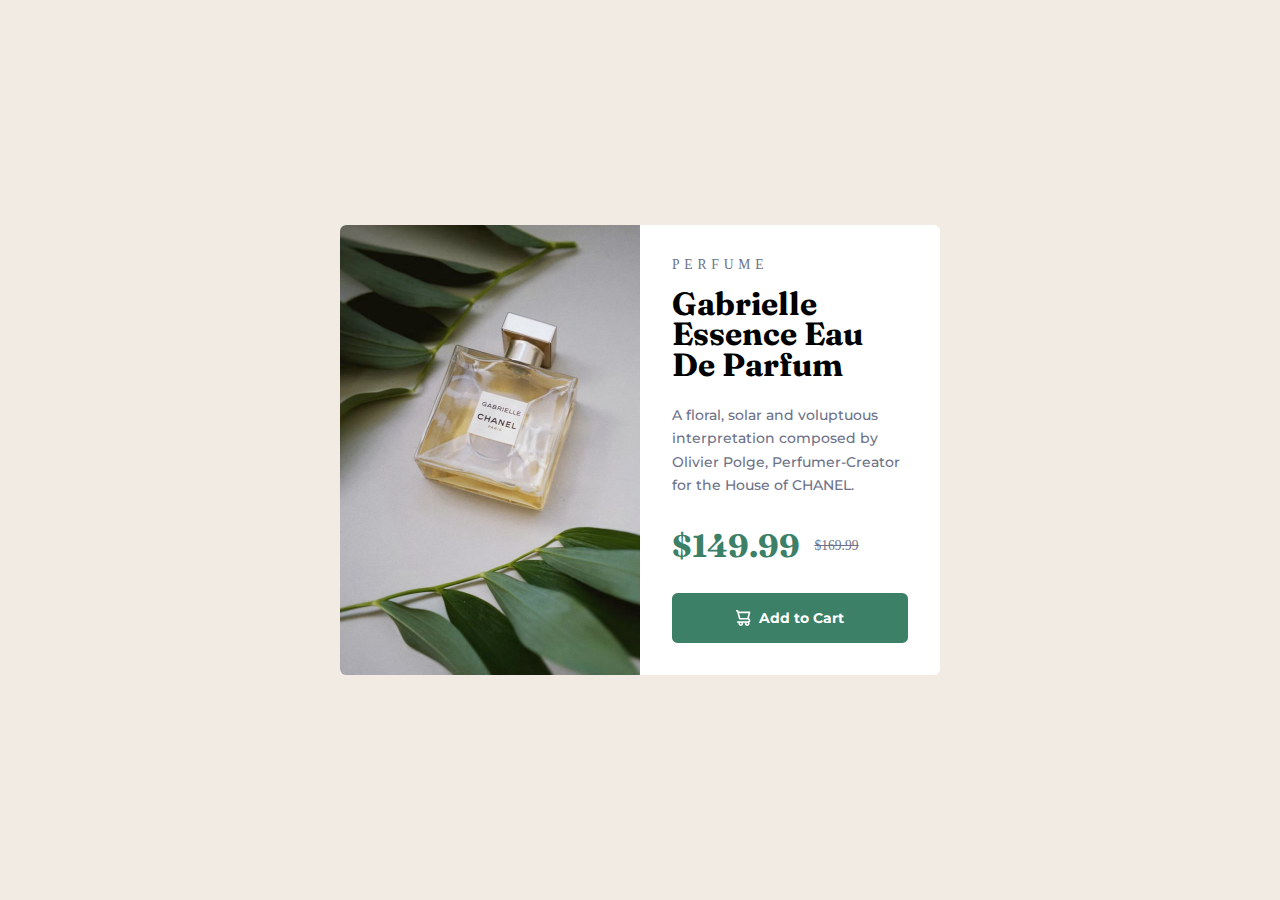
<file: index.html>
<!DOCTYPE html>
<html lang="en">

<head>
    <meta charset="UTF-8">
    <meta http-equiv="X-UA-Compatible" content="IE=edge">
    <meta name="viewport" content="width=device-width, initial-scale=1.0">
    <title>Gabrielle Essence Eau De Parfum </title>
    <link rel="stylesheet" href="./mainPage.css">
    <link rel="preconnect" href="https://fonts.googleapis.com">
    <link rel="preconnect" href="https://fonts.gstatic.com" crossorigin>
    <link
        href="https://fonts.googleapis.com/css2?family=Fraunces:opsz,wght@9..144,700&family=Montserrat:wght@500;700&display=swap"
        rel="stylesheet">
</head>

<body>
    <main>
        <section class="section section--main" aria-label="perfume purchase item">
            <div class="block block--main-image" role="img" aria-label="picture of perfume bottle"></div>
            <div class="block block--information">
                <h1 class="heading">Gabrielle Essence Eau De Parfum</h1>
                <h2 class="subHeading">PERFUME</h2>
                <p class="paragraph">A floral, solar and voluptuous interpretation composed by Olivier Polge,
                    Perfumer-Creator for the House of CHANEL.</p>
                <div class="block block--pricing">
                    <ins class="block__price">$149.99</ins>
                    <del class="block__originalPrice">$169.99</del>
                </div>
                <button class="button">
                    <svg width="15" aria-hidden="true" height="16" viewBox="0 0 15 16" fill="none"
                        xmlns="http://www.w3.org/2000/svg">
                        <path fill-rule="evenodd" clip-rule="evenodd"
                            d="M12.8649 8.1664C13.7779 8.52626 14.3794 9.40635 14.3831 10.3878C14.381 11.2088 13.9589 11.9716 13.2644 12.4094C13.4723 12.7661 13.5825 13.1712 13.584 13.584C13.5914 14.5429 13.0268 15.4139 12.1485 15.7985C11.2701 16.1831 10.2471 16.0073 9.54753 15.3516C8.84795 14.6959 8.60643 13.6863 8.93348 12.785H7.0477C7.40887 13.78 7.07458 14.8942 6.22528 15.5261C5.37597 16.158 4.21274 16.158 3.36344 15.5261C2.51413 14.8942 2.17985 13.78 2.54101 12.785H1.59812C1.15681 12.785 0.799059 12.4272 0.799059 11.9859C0.799059 11.5446 1.15681 11.1868 1.59812 11.1868H11.9859C12.4272 11.1868 12.785 10.8291 12.785 10.3878C12.785 9.94648 12.4272 9.58873 11.9859 9.58873H3.76357C3.39211 9.60145 3.06093 9.35638 2.96451 8.99742L0.982843 1.59813H0V1.548e-05H1.59812C1.96072 -0.00157591 2.27893 0.241186 2.37321 0.591319L2.6369 1.59813H13.584C13.8259 1.59095 14.0581 1.69379 14.2153 1.87781C14.3692 2.07435 14.4224 2.33151 14.3591 2.57299L12.8649 8.1664ZM4.39483 7.99061H11.2587L12.5452 3.19625H3.06839L4.39483 7.99061ZM4.79436 14.3831C4.35305 14.3831 3.9953 14.0253 3.9953 13.584C3.9953 13.1427 4.35305 12.785 4.79436 12.785C5.23566 12.785 5.59342 13.1427 5.59342 13.584C5.59342 14.0253 5.23566 14.3831 4.79436 14.3831ZM10.3878 13.584C10.3878 14.0253 10.7455 14.3831 11.1868 14.3831C11.6281 14.3831 11.9859 14.0253 11.9859 13.584C11.9859 13.1427 11.6281 12.785 11.1868 12.785C10.7455 12.785 10.3878 13.1427 10.3878 13.584Z"
                            fill="white" />
                    </svg> Add to Cart</button>
            </div>
        </section>
    </main>

</body>

</html>
</file>
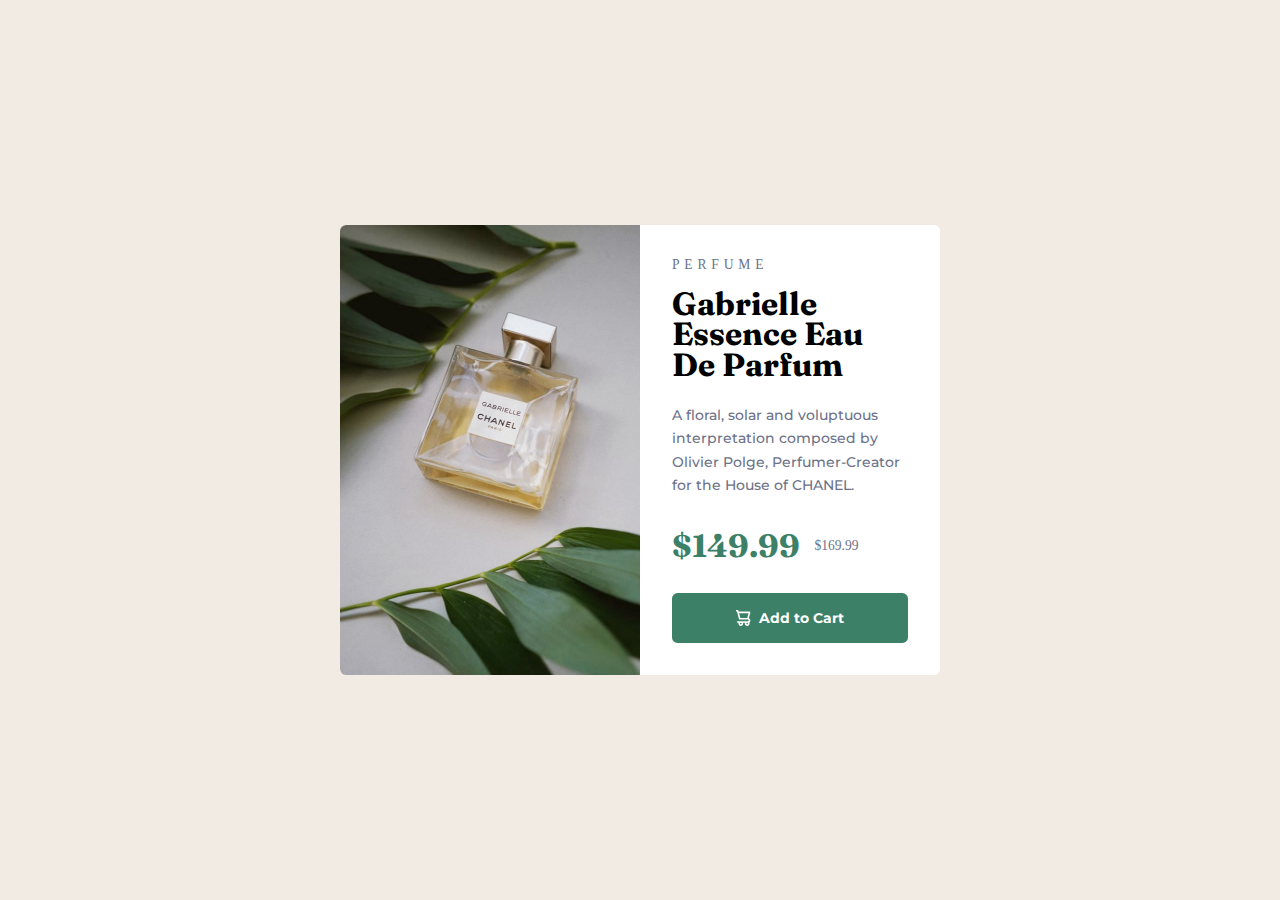
<file: mainPage.html>
<!DOCTYPE html>
<html lang="en">

<head>
    <meta charset="UTF-8">
    <meta http-equiv="X-UA-Compatible" content="IE=edge">
    <meta name="viewport" content="width=device-width, initial-scale=1.0">
    <title>Gabrielle Essence Eau De Parfum </title>
    <link rel="stylesheet" href="./mainPage.css">
    <link rel="preconnect" href="https://fonts.googleapis.com">
    <link rel="preconnect" href="https://fonts.gstatic.com" crossorigin>
    <link
        href="https://fonts.googleapis.com/css2?family=Fraunces:opsz,wght@9..144,700&family=Montserrat:wght@500;700&display=swap"
        rel="stylesheet">
</head>

<body>
    <main>
        <section class="section section--main" aria-label="perfume purchase item">
            <div class="block block--main-image" aria-label="picture of perfume bottle"></div>
            <div class="block block--information">
                <h1 class="heading">Gabrielle Essence Eau De Parfum</h1>
                <h2 class="subHeading">PERFUME</h2>
                <p class="paragraph">A floral, solar and voluptuous interpretation composed by Olivier Polge,
                    Perfumer-Creator for the House of CHANEL.</p>
                <div class="block block--pricing">
                    <span class="block__price" aria-label="discounted price">$149.99</span>
                    <span class="block__originalPrice" aria-label="original price">$169.99</span>
                </div>
                <button class="button">
                    <svg width="15" height="16" viewBox="0 0 15 16" fill="none" xmlns="http://www.w3.org/2000/svg">
                        <path fill-rule="evenodd" alt="" aria-hidden="true" clip-rule="evenodd"
                            d="M12.8649 8.1664C13.7779 8.52626 14.3794 9.40635 14.3831 10.3878C14.381 11.2088 13.9589 11.9716 13.2644 12.4094C13.4723 12.7661 13.5825 13.1712 13.584 13.584C13.5914 14.5429 13.0268 15.4139 12.1485 15.7985C11.2701 16.1831 10.2471 16.0073 9.54753 15.3516C8.84795 14.6959 8.60643 13.6863 8.93348 12.785H7.0477C7.40887 13.78 7.07458 14.8942 6.22528 15.5261C5.37597 16.158 4.21274 16.158 3.36344 15.5261C2.51413 14.8942 2.17985 13.78 2.54101 12.785H1.59812C1.15681 12.785 0.799059 12.4272 0.799059 11.9859C0.799059 11.5446 1.15681 11.1868 1.59812 11.1868H11.9859C12.4272 11.1868 12.785 10.8291 12.785 10.3878C12.785 9.94648 12.4272 9.58873 11.9859 9.58873H3.76357C3.39211 9.60145 3.06093 9.35638 2.96451 8.99742L0.982843 1.59813H0V1.548e-05H1.59812C1.96072 -0.00157591 2.27893 0.241186 2.37321 0.591319L2.6369 1.59813H13.584C13.8259 1.59095 14.0581 1.69379 14.2153 1.87781C14.3692 2.07435 14.4224 2.33151 14.3591 2.57299L12.8649 8.1664ZM4.39483 7.99061H11.2587L12.5452 3.19625H3.06839L4.39483 7.99061ZM4.79436 14.3831C4.35305 14.3831 3.9953 14.0253 3.9953 13.584C3.9953 13.1427 4.35305 12.785 4.79436 12.785C5.23566 12.785 5.59342 13.1427 5.59342 13.584C5.59342 14.0253 5.23566 14.3831 4.79436 14.3831ZM10.3878 13.584C10.3878 14.0253 10.7455 14.3831 11.1868 14.3831C11.6281 14.3831 11.9859 14.0253 11.9859 13.584C11.9859 13.1427 11.6281 12.785 11.1868 12.785C10.7455 12.785 10.3878 13.1427 10.3878 13.584Z"
                            fill="white" />
                    </svg> Add to Cart</button>
            </div>
        </section>
    </main>

</body>

</html>
</file>
<file: mainPage.css>
:root {
    --main-bg-color: hsl(30, 38%, 92%);
    --product-bg-color: hsl(0, 0%, 100%);
    --action-color: hsl(158, 36%, 37%);
    --action-active-color: hsl(158, 36%, 27%);
    --subHeader-color: hsl(228, 12%, 48%);
    --header-color: hsl(212, 21%, 14%);
    --call-to-action-font: 'Fraunces', serif;
    --primary-font: 'Montserrat', sans-serif;
}

* {
    padding: 0;
    margin: 0;
    box-sizing: border-box;
}

body {
    background-color: var(--main-bg-color);
    height: 100vh;
    width: 100vw;
    display: flex;
    align-items: center;
    justify-content: center;
}

.section--main {
    background-color: var(--product-bg-color);
    width: 37.5rem;
    height: 28.125rem;
    display: flex;
    overflow: hidden;
    border-radius: .4rem;
}

.block {
    flex: 1;
}

.block--main-image {
    background-image: url("./assets/image-product-desktop.jpg");
    background-position: center;
    background-size: cover;
    background-repeat: no-repeat;
    min-width: 300px;
}

.block--information {
    display: flex;
    flex-direction: column;
    gap: 1rem;
    background-color: var(--product-bg-color);
    padding: 2rem;
}

.subHeading {
    order: 0;
    letter-spacing: .3rem;
    font-weight: 500;
    color: var(--subHeader-color);
}

.subHeading,
.paragraph,
.block__originalPrice {
    font-size: .85rem;
}

.heading {
    font-size: 2rem;
    line-height: 1.9rem;
    font-family: var(--call-to-action-font);
    font-weight: 700;
    max-width: 10ch;
    order: 1;
}

.paragraph {
    order: 2;
    line-height: 1.45rem;
    margin-top: .5rem;
    font-family: var(--primary-font);
    color: var(--subHeader-color);
    font-weight: 500;
    max-width: 29ch;
}

.block--pricing {
    order: 3;
    position: relative;
    display: flex;
    align-items: center;
    justify-content: start;
    gap: .9rem;
}

.block__price {
    font-weight: 700;
    font-family: var(--call-to-action-font);
    color: var(--action-color);
    font-size: 2rem;
    text-decoration: none;
}

.block__originalPrice {
    color: var(--subHeader-color);
    position: relative;
    margin-top: .1rem;
}

.button {
    order: 4;
    display: flex;
    align-items: center;
    justify-content: center;
    border: none;
    font-family: var(--primary-font);
    font-weight: 700;
    color: var(--product-bg-color);
    background-color: var(--action-color);
    padding: 1rem 2rem;
    gap: .5rem;
    border-radius: .35rem;
    cursor: pointer;
    font-size: .9rem;
}

.button:active,
.button:hover {
    background-color: var(--action-active-color);
}













/*
Mobile
*/
@media (max-width:600px) {
    .section--main {
        width: 21.4375rem;
        flex-direction: column;
        height: 38.1875rem;
    }

    .block--information {
        padding: 1rem;
    }

    .heading {
        max-width: fit-content;
    }

    .paragraph {
        max-width: 32ch;
    }

    .block--main-image {
        background-image: url("./assets/image-product-mobile.jpg");
        background-position: center;
        background-size: cover;
        background-repeat: no-repeat;
    }
}

@media (min-width:650px) {}
</file>
